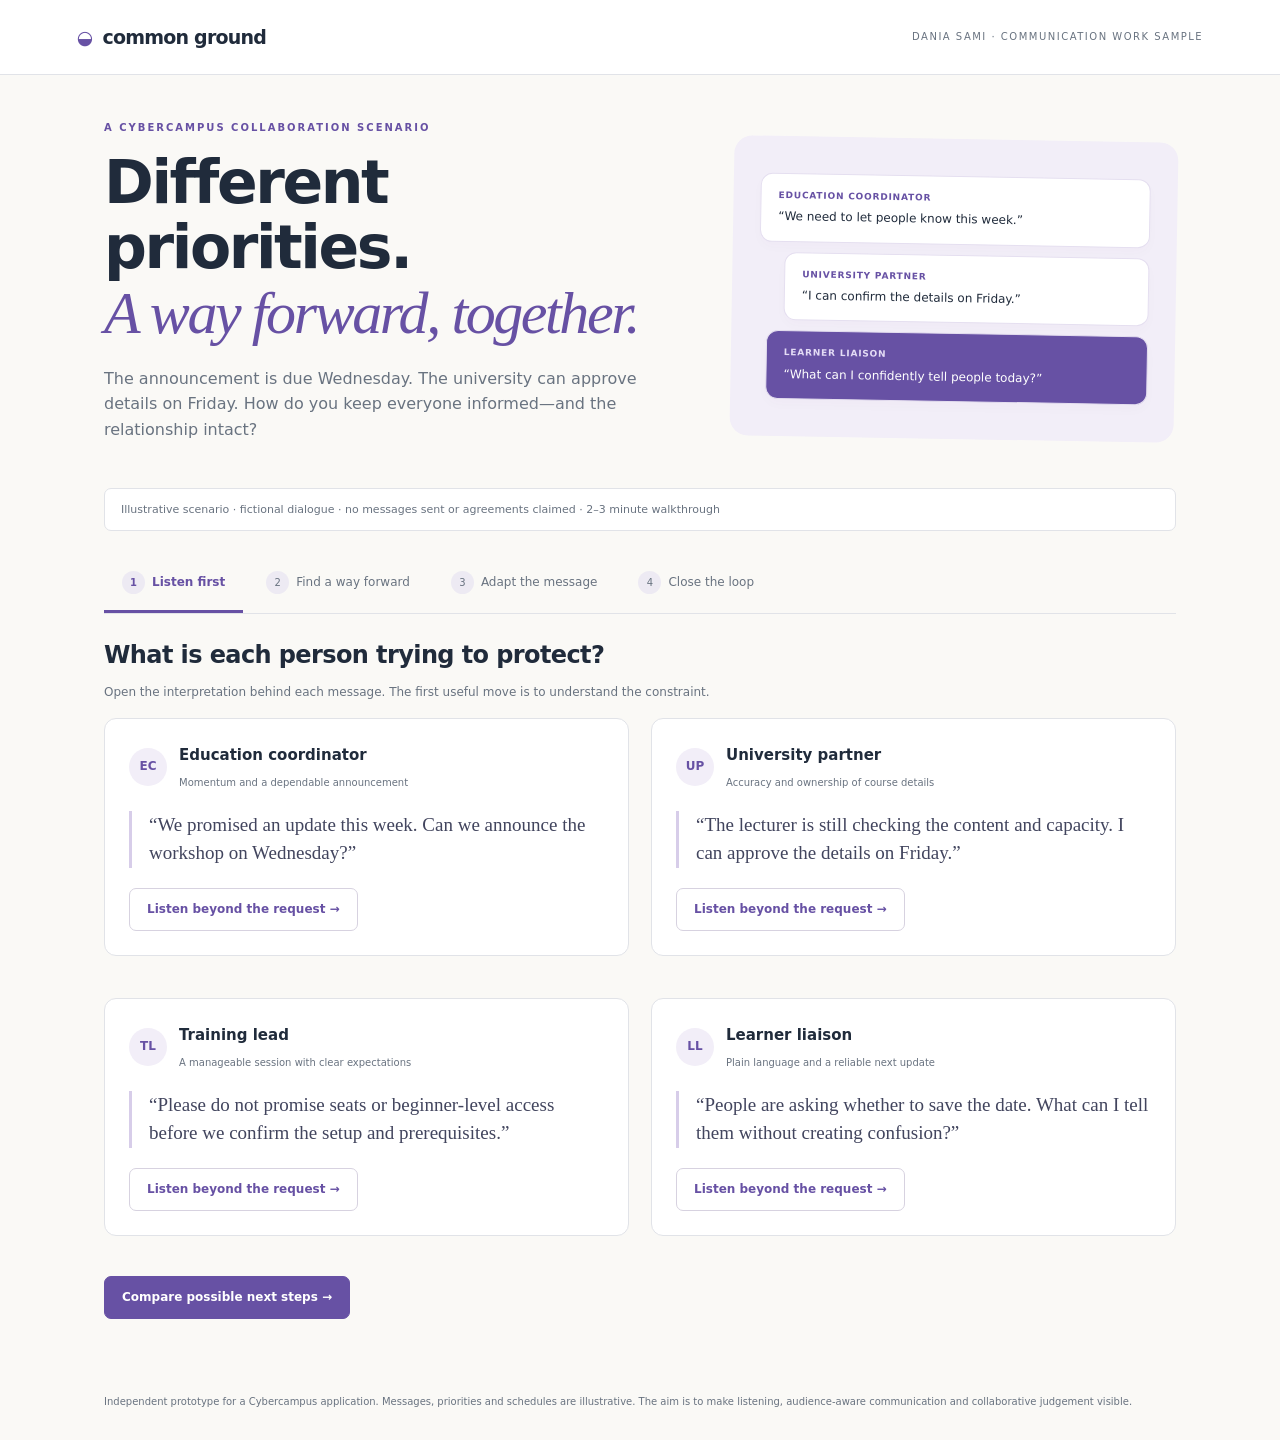
<file: Common-Ground/index.html>
<!doctype html><html lang="en"><head><meta charset="utf-8"><meta name="viewport" content="width=device-width,initial-scale=1"><title>Common Ground · Dania Sami</title><style>
:root{--ink:#202b3b;--muted:#697380;--line:#e1e3e8;--purple:#6751a4;--soft:#f2eef8;--cream:#faf9f6}*{box-sizing:border-box}body{margin:0;background:var(--cream);color:var(--ink);font:14px/1.6 system-ui,-apple-system,BlinkMacSystemFont,'Segoe UI',sans-serif}button,textarea{font:inherit}button{cursor:pointer}button,a,textarea{outline-offset:4px}header{padding:22px 6%;display:flex;justify-content:space-between;align-items:center;border-bottom:1px solid var(--line);background:#fff}.brand{font-size:19px;letter-spacing:-.8px;font-weight:750}.brand i{font-style:normal;color:var(--purple);margin-right:10px}.by{font-size:10px;letter-spacing:1.5px;color:var(--muted)}main{max-width:1200px;margin:auto;padding:45px 5%}.eyebrow{font-size:10px;letter-spacing:2px;color:var(--purple);font-weight:700;margin-bottom:14px}h1{font-size:clamp(35px,5vw,60px);line-height:1.08;letter-spacing:-2.4px;font-weight:650;margin:0 0 20px}h1 em{font-family:Georgia,serif;font-weight:400;color:var(--purple)}h2{font-size:24px;line-height:1.3;letter-spacing:-.6px;margin:0 0 12px}h3{font-size:15px;margin:0 0 8px}p{margin:0 0 15px}.lead{color:var(--muted);font-size:16px;max-width:650px}.hero{display:grid;grid-template-columns:1.3fr 1fr;gap:50px;align-items:center}.illustration{background:var(--soft);border-radius:18px;padding:27px;transform:rotate(1deg)}.bubble{padding:14px 17px;background:white;border:1px solid #e5dff0;border-radius:12px;margin:10px 0;font-size:12px;box-shadow:0 5px 12px #51457705}.bubble:nth-child(2){margin-left:25px}.bubble strong{font-size:9px;letter-spacing:.8px;color:var(--purple);display:block;margin-bottom:5px}.bubble:last-child{background:var(--purple);color:white;margin-left:8px}.bubble:last-child strong{color:#e4dcf6}.ribbon{margin:30px 0 24px;padding:12px 16px;border:1px solid var(--line);border-radius:7px;font-size:11px;color:var(--muted);background:#fff}.steps{display:flex;gap:5px;border-bottom:1px solid var(--line);margin-bottom:26px;overflow:auto}.steps button{white-space:nowrap;border:0;background:transparent;padding:16px 18px;font-size:12px;color:var(--muted);border-bottom:3px solid transparent}.steps button.active{color:var(--purple);border-color:var(--purple);font-weight:700}.stepnum{display:inline-grid;place-content:center;width:23px;height:23px;border-radius:50%;background:#edeaf3;margin-right:7px;font-size:10px}.grid{display:grid;grid-template-columns:1fr 1fr;gap:22px}.card{background:white;border:1px solid var(--line);padding:24px;border-radius:12px;margin-bottom:20px}.avatar{display:inline-grid;place-content:center;width:38px;height:38px;border-radius:50%;background:var(--soft);color:var(--purple);font-weight:700;font-size:12px;flex-shrink:0}.person{display:flex;gap:12px;align-items:center;margin-bottom:17px}.person small{display:block;color:var(--muted);font-size:10px;margin-top:3px}.quote{font-family:Georgia,serif;font-size:19px;line-height:1.5;color:#42455e;padding-left:17px;border-left:3px solid #d7cde9;margin:20px 0}.tag{display:inline-block;background:#f0f2f5;color:#5b6978;padding:4px 9px;border-radius:5px;font-size:10px}.tag.purple{background:var(--soft);color:var(--purple)}.tag.amber{background:#faf0dc;color:#8e6927}.btn{border:1px solid var(--purple);border-radius:7px;background:var(--purple);color:white;padding:11px 17px;font-size:12px;font-weight:600}.btn.light{background:transparent;border-color:#d7d2e0;color:var(--purple)}.actions{display:flex;gap:10px;flex-wrap:wrap;margin:20px 0}.listen{background:#f7f6f9;padding:16px;border-radius:7px;margin-top:18px;font-size:12px}.listen b{display:block;font-size:10px;letter-spacing:.6px;color:var(--purple);margin-bottom:5px}.question{margin-top:14px;font-size:12px}.muted{color:var(--muted);font-size:12px}.options{display:grid;grid-template-columns:repeat(3,1fr);gap:15px;margin:25px 0}.option{border:1px solid var(--line);background:white;padding:20px;border-radius:10px;text-align:left;color:var(--ink);font-size:12px}.option.selected{border:2px solid var(--purple);background:#f5f1fb;padding:19px}.option span{display:block;font-size:10px;color:var(--purple);margin-bottom:10px;font-weight:700;letter-spacing:1px}.option strong{display:block;font-size:15px;margin-bottom:10px}.tradeoff{display:grid;grid-template-columns:1fr 1fr;gap:18px;margin-top:20px}.tradeoff>div{padding:18px;border-radius:8px;background:#f5f5f8;font-size:12px}.tradeoff strong{display:block;margin-bottom:8px}.note{padding:17px 20px;border-left:3px solid #b2986b;background:#f5f0e6;font-size:12px;margin:20px 0;border-radius:0 6px 6px 0}.tabs{display:flex;gap:7px;flex-wrap:wrap;margin:22px 0}.tabs button{padding:9px 13px;border:1px solid var(--line);border-radius:7px;background:white;color:var(--muted);font-size:11px}.tabs .active{background:var(--purple);color:white;border-color:var(--purple)}textarea{width:100%;border:1px solid #dcd7e7;border-radius:8px;padding:17px;line-height:1.8;color:var(--ink);background:#fdfcff;min-height:245px;font-size:13px}label{display:block;font-size:11px;font-weight:600;margin-bottom:8px}.tablewrap{overflow:auto}table{border-collapse:collapse;width:100%;font-size:12px;text-align:left}td,th{padding:13px 12px;border-bottom:1px solid var(--line);vertical-align:top}th{font-size:10px;color:var(--purple);background:var(--soft)}.row{display:flex;align-items:flex-start;gap:16px;border-bottom:1px solid var(--line);padding:17px 0;font-size:12px}.row:last-child{border:0}.row>span{color:var(--purple);min-width:50px;font-weight:700}.row strong{display:block;margin-bottom:4px}.done{font-size:11px;color:#367254}.summary{border-top:4px solid var(--purple)}footer{max-width:1200px;padding:10px 5% 30px;margin:auto;font-size:10px;color:var(--muted)}#toast{display:none;position:fixed;bottom:24px;right:24px;background:var(--ink);color:white;padding:14px 20px;border-radius:8px;font-size:12px;max-width:90vw}.skills{display:flex;flex-wrap:wrap;gap:8px;margin:25px 0}@media(max-width:800px){.hero,.grid,.tradeoff{grid-template-columns:1fr}.hero{gap:20px}.illustration{display:none}.options{grid-template-columns:1fr}main{padding-top:30px}.by{font-size:8px}h1{letter-spacing:-1.3px}.steps button{padding:13px 10px}.card{padding:20px}}@media print{header,.hero,.ribbon,.steps,.actions,footer,#toast,.no-print{display:none}body{background:white}main{padding:0}.card{break-inside:avoid;border-radius:0}textarea{border:0}h2{font-size:20px}}
</style></head><body><header><div class="brand"><i>◒</i>common ground</div><div class="by">DANIA SAMI · COMMUNICATION WORK SAMPLE</div></header><main><section class="hero"><div><div class="eyebrow">A CYBERCAMPUS COLLABORATION SCENARIO</div><h1>Different priorities.<br><em>A way forward, together.</em></h1><p class="lead">The announcement is due Wednesday. The university can approve details on Friday. How do you keep everyone informed—and the relationship intact?</p></div><div class="illustration" aria-label="Three stakeholder perspectives"><div class="bubble"><strong>EDUCATION COORDINATOR</strong>“We need to let people know this week.”</div><div class="bubble"><strong>UNIVERSITY PARTNER</strong>“I can confirm the details on Friday.”</div><div class="bubble"><strong>LEARNER LIAISON</strong>“What can I confidently tell people today?”</div></div></section><div class="ribbon">Illustrative scenario · fictional dialogue · no messages sent or agreements claimed · 2–3 minute walkthrough</div><nav class="steps" id="nav" aria-label="Scenario stages"></nav><section id="content"></section></main><footer>Independent prototype for a Cybercampus application. Messages, priorities and schedules are illustrative. The aim is to make listening, audience-aware communication and collaborative judgement visible.</footer><div role="status" id="toast"></div><script>
'use strict';
const people=[
{id:'coordinator',initials:'EC',role:'Education coordinator',need:'Momentum and a dependable announcement',quote:'We promised an update this week. Can we announce the workshop on Wednesday?',listen:'The deadline may be about giving an update, rather than opening registration.',question:'Would a clearly labelled progress update meet the Wednesday commitment, with registration opening only after approval?',adapt:'Acknowledge the deadline, give a practical option and name the decision needed.'},
{id:'partner',initials:'UP',role:'University partner',need:'Accuracy and ownership of course details',quote:'The lecturer is still checking the content and capacity. I can approve the details on Friday.',listen:'This is a review dependency. Treat it as a constraint to work with, not a lack of cooperation.',question:'Which details can we share now, who gives final approval, and is Friday still a realistic review point?',adapt:'Respect their review process, ask specific questions and avoid promising on their behalf.'},
{id:'trainer',initials:'TL',role:'Training lead',need:'A manageable session with clear expectations',quote:'Please do not promise seats or beginner-level access before we confirm the setup and prerequisites.',listen:'Capacity and learner suitability affect delivery, so they need explicit confirmation.',question:'What capacity and prerequisites should be confirmed before registration, and who will check them?',adapt:'Focus on operational details and a short confirmation checklist.'},
{id:'learners',initials:'LL',role:'Learner liaison',need:'Plain language and a reliable next update',quote:'People are asking whether to save the date. What can I tell them without creating confusion?',listen:'People need to know what is confirmed, what is provisional and when to expect another update.',question:'Would a short update explaining the pending details be useful, without asking people to reserve travel or assume a place?',adapt:'Use plain language, avoid internal process detail and do not imply registration is open.'}
];
const paths={staged:{name:'A staged update',short:'Share an approved progress note on Wednesday; confirm booking details after Friday’s review.',benefit:'Maintains communication while protecting accuracy and partner approval.',cost:'Needs careful wording and a second update. Only works if all owners approve the limited message.',condition:'Coordinator and partner approve the limited wording before Wednesday. No confirmed date, seats or registration claims without evidence.',fallback:'If limited wording is not approved, pause the announcement and tell the coordinator why.',decision:'Propose a limited Wednesday progress update, followed by a separate confirmed-offering announcement after review.'},wait:{name:'One confirmed announcement',short:'Move the announcement until the partner has approved the details.',benefit:'Gives learners one clear message and avoids provisional information.',cost:'Misses the original communication target; the coordinator must agree to the change.',condition:'Coordinator accepts the revised communication plan and the partner confirms the review checkpoint.',fallback:'If Friday slips, provide an internal status update and agree a new checkpoint; do not invent a launch date.',decision:'Propose holding the external announcement until the offering is approved, with an internal Wednesday status update.'},reduce:{name:'A smaller confirmed offer',short:'Explore whether a narrower format could be approved sooner.',benefit:'May meet the timing need if a smaller, useful scope is genuinely deliverable.',cost:'Creates new work and may no longer meet learner needs. Scope cannot be changed by the administrator alone.',condition:'Training lead confirms feasibility, partner approves the revised scope and coordinator accepts the trade-off.',fallback:'If a smaller scope is not viable, return to a staged update or postpone with agreement.',decision:'Explore a reduced-scope option, subject to trainer feasibility and partner approval. Keep the original plan on hold until agreed.'}};
let stage=0,who='coordinator',state={path:'staged',notes:'',drafts:{},seen:[]};try{let x=JSON.parse(localStorage.getItem('common-ground-v1'));if(x&&paths[x.path])state={...state,...x};if(!Array.isArray(state.seen))state.seen=[];if(!state.drafts||typeof state.drafts!=='object')state.drafts={}}catch{}
const $=s=>document.querySelector(s),esc=s=>String(s??'').replace(/[&<>"']/g,c=>({'&':'&amp;','<':'&lt;','>':'&gt;','"':'&quot;',"'":'&#39;'}[c]));
function save(){try{localStorage.setItem('common-ground-v1',JSON.stringify(state))}catch{toast('Browser storage unavailable. Export your collaboration note to keep a copy.')}}
function toast(t){$('#toast').textContent=t;$('#toast').style.display='block';setTimeout(()=>$('#toast').style.display='none',3000)}
function draft(id){const p=paths[state.path];let ending=`\n\nProposed approach: ${p.decision}\n\nPlease let me know what I may have missed before we agree the next step.\n\nDania`;return ({coordinator:'Hi,\n\nI understand the importance of giving people an update this week. The partner’s review is expected on Friday, so I would avoid presenting unconfirmed details as final. Could we agree which communication commitment needs to be met on Wednesday?'+ending,partner:'Hi,\n\nThank you for explaining the review timeline. I want to keep the announcement accurate and avoid adding pressure to your team. Could you confirm which details, if any, are safe to share now, who approves the wording, and whether Friday remains a realistic checkpoint?'+ending,trainer:'Hi,\n\nBefore any registration opens, could you confirm the prerequisites, capacity and delivery setup? I have kept these as pending so that we do not set expectations the session cannot meet.'+ending,learners:state.path==='staged'?'Draft for use only after coordinator and partner approval:\n\nWe are preparing a cybersecurity workshop and are confirming the details with the teaching team. Registration is not open yet. We expect to review the details on Friday and will share a further update once they are confirmed. Please wait for that confirmation before making arrangements.':state.path==='wait'?'Draft for use only if an external holding response is needed and approved:\n\nThank you for your interest. We are still confirming the workshop details, so registration is not open yet. We will share the confirmed information when it is ready. Please wait for that update before making arrangements.':'Draft for use only after the revised scope has been approved:\n\nWe are reviewing the workshop format with the teaching team. The programme and registration details are not yet confirmed. We will share an update once the review is complete. Please wait for that confirmation before making arrangements.'})[id]}
function currentDraft(id){return state.drafts[state.path+'-'+id]??draft(id)}
function render(){const names=['Listen first','Find a way forward','Adapt the message','Close the loop'];$('#nav').innerHTML=names.map((n,i)=>`<button data-stage="${i}" class="${stage===i?'active':''}" ${stage===i?'aria-current="step"':''}><span class="stepnum">${i+1}</span>${n}</button>`).join('');$('#content').innerHTML=[listen,align,communicate,closeLoop][stage]()}
function listen(){return `<h2>What is each person trying to protect?</h2><p class="muted">Open the interpretation behind each message. The first useful move is to understand the constraint.</p><div class="grid">${people.map(p=>`<article class="card"><div class="person"><span class="avatar">${p.initials}</span><div><h3>${p.role}</h3><small>${p.need}</small></div></div><div class="quote">“${p.quote}”</div><button class="btn light" data-listen="${p.id}">${state.seen.includes(p.id)?'Perspective explored ✓':'Listen beyond the request →'}</button>${state.seen.includes(p.id)?`<div class="listen"><b>WHAT I WOULD CHECK</b>${p.listen}</div><div class="question"><b>A clarifying question</b><p>${p.question}</p></div>`:''}</article>`).join('')}</div><div class="actions"><button class="btn" data-stage="1">Compare possible next steps →</button></div>`}
function align(){const p=paths[state.path];return `<h2>Make the trade-off discussable.</h2><p class="muted">There is no automatic “correct” answer. Pick a proposal and see what it depends on.</p><div class="options">${Object.entries(paths).map(([id,p],i)=>`<button class="option ${state.path===id?'selected':''}" data-path="${id}" aria-pressed="${state.path===id}"><span>OPTION 0${i+1}</span><strong>${p.name}</strong>${p.short}</button>`).join('')}</div><div class="card"><span class="tag purple">Selected proposal · not agreed</span><h2 style="margin-top:15px">${p.name}</h2><div class="tradeoff"><div><strong>What this protects</strong>${p.benefit}</div><div><strong>What it costs</strong>${p.cost}</div></div><div class="listen"><b>WHAT MUST BE AGREED FIRST</b>${p.condition}</div><div class="note"><b>If that agreement is not possible:</b> ${p.fallback}</div><label for="reason">Your reasoning: why would you propose this?</label><textarea id="reason" style="min-height:90px" placeholder="What would you prioritise, and what would you ask before deciding?">${esc(state.notes)}</textarea><div class="actions"><button class="btn light" data-save-reason>Save reasoning</button><button class="btn" data-stage="2">Shape the messages →</button></div></div>`}
function communicate(){const p=people.find(p=>p.id===who);return `<h2>One proposal. Four different conversations.</h2><p class="muted">Keep the facts consistent, but change the detail and tone for the person receiving the message.</p><div class="tabs">${people.map(p=>`<button data-person="${p.id}" class="${who===p.id?'active':''}">${p.role}</button>`).join('')}</div><div class="card"><div class="person"><span class="avatar">${p.initials}</span><div><h3>${p.role}</h3><small>${p.need}</small></div></div><div class="listen" style="margin:0 0 20px"><b>COMMUNICATION CHOICE</b>${p.adapt}</div><label for="message">Editable draft · ${paths[state.path].name}</label><textarea id="message">${esc(currentDraft(who))}</textarea><div class="actions"><button class="btn light" data-copy>Copy draft</button><button class="btn light" data-save-message>Save draft</button><button class="btn" data-stage="3">Prepare the shared next step →</button></div><p class="muted">Nothing is sent. Saved drafts are kept separately for each audience and proposal.</p></div>`}
function closeLoop(){let p=paths[state.path];return `<h2>Finish with shared understanding.</h2><p class="muted">A well-written message starts the conversation. A clear owner, checkpoint and approval route keep it moving.</p><div class="grid"><div class="card summary"><span class="tag amber">Proposal awaiting discussion</span><h2 style="margin-top:15px">${p.name}</h2><p>${p.decision}</p><div class="listen"><b>AGREEMENT NEEDED</b>${p.condition}</div><div class="note">All stakeholder confirmations remain pending in this prototype. Reading a draft does not imply agreement.</div><label>Your reasoning</label><p class="muted">${esc(state.notes||'Add your reasoning in “Find a way forward” to personalise this work sample.')}</p></div><div class="card"><h3>A focused 10-minute conversation</h3>${[['0–2 min','Confirm the shared goal','An accurate, useful update that respects partner approval.'],['2–5 min','Hear the constraints','Ask each owner what can be confirmed and what is still pending.'],['5–8 min','Agree the approach','Discuss the proposal and its trade-offs; record objections.'],['8–10 min','Read back next steps','Confirm owners and checkpoints; invite corrections.']].map(a=>`<div class="row"><span>${a[0]}</span><div><strong>${a[1]}</strong>${a[2]}</div></div>`).join('')}</div></div><div class="card"><h3>Proposed responsibility and follow-up</h3><div class="tablewrap"><table><thead><tr><th>Who</th><th>Next contribution</th><th>Checkpoint</th><th>Confirmation</th></tr></thead><tbody>${[['Coordinator','Agree the communication approach','Before Wednesday update'],['University partner','Approve course facts and wording','Friday review proposed'],['Training lead','Confirm prerequisites, capacity and setup','Before registration'],['Dania · proposed facilitator','Summarise decisions, owners and open questions','After discussion'],['Learner liaison','Share only approved learner-facing information','After sign-off']].map(r=>`<tr>${r.map(v=>`<td>${v}</td>`).join('')}<td><span class="tag amber">Pending</span></td></tr>`).join('')}</tbody></table></div><div class="note"><b>If Friday’s review slips:</b> check the reason with the partner, update the coordinator, agree a new checkpoint and correct any previously approved public expectation. Do not promise a replacement date unilaterally.</div><div class="actions"><button class="btn" data-export>Download collaboration note</button><button class="btn light" data-reset>Reset scenario</button></div></div><div class="skills"><span class="tag purple">Active listening</span><span class="tag purple">Audience-aware writing</span><span class="tag purple">Respectful negotiation</span><span class="tag purple">Clear follow-through</span></div>`}
function report(){const p=paths[state.path];return `# Common Ground — Collaboration note\nDania Sami · Communication work sample\n\nIllustrative Cybercampus scenario. All dialogue is fictional. No messages sent, stakeholders contacted or agreements obtained.\n\n## Situation\nThe coordinator wants a Wednesday announcement; the partner expects Friday approval; the trainer needs confirmed capacity and prerequisites; learners need clear information.\n\n## Stakeholder understanding\n`+people.map(p=>`\n### ${p.role}\nPriority: ${p.need}\nInterpretation: ${p.listen}\nClarifying question: ${p.question}\n`).join('')+`\n## Proposed approach\n${p.name}\n${p.decision}\nBenefit: ${p.benefit}\nTrade-off: ${p.cost}\nApproval condition: ${p.condition}\nFallback: ${p.fallback}\n\n## Personal reasoning\n${state.notes||'Not yet added.'}\n\n## Prepared messages — not sent\n`+people.map(p=>`\n### ${p.role}\n${currentDraft(p.id)}\n`).join('')+'\n## Follow-through\nCoordinator: agree communication approach before Wednesday.\nPartner: approve facts and wording; Friday review proposed.\nTraining lead: confirm capacity, prerequisites and setup before registration.\nDania, proposed facilitator: record owners, decisions and open questions after discussion.\nLearner liaison: share only approved information.\nAll confirmations pending.\n\n## If the checkpoint slips\nClarify the reason, tell the coordinator, agree a new checkpoint and correct any previously approved public expectation. Do not promise a date without agreement.\n'}
document.addEventListener('click',async e=>{let b=e.target.closest('button');if(!b)return;let d=b.dataset;if(d.stage!==undefined){if(stage===1&&$('#reason')){state.notes=$('#reason').value;save()}if(stage===2&&$('#message')){state.drafts[state.path+'-'+who]=$('#message').value;save()}stage=Number(d.stage);render()}if(d.listen){if(!state.seen.includes(d.listen))state.seen.push(d.listen);save();render()}if(d.path){if($('#reason'))state.notes=$('#reason').value;state.path=d.path;save();render()}if(d.person){state.drafts[state.path+'-'+who]=$('#message').value;who=d.person;save();render()}if(d.saveReason!==undefined){state.notes=$('#reason').value;save();toast('Reasoning saved.')}if(d.saveMessage!==undefined){state.drafts[state.path+'-'+who]=$('#message').value;save();toast('Draft saved.')}if(d.copy!==undefined){try{await navigator.clipboard.writeText($('#message').value);toast('Draft copied.')}catch{$('#message').select();toast('Copy the selected draft manually.')}}if(d.export!==undefined){let a=document.createElement('a'),u=URL.createObjectURL(new Blob([report()],{type:'text/markdown;charset=utf-8'}));a.href=u;a.download='Dania-Sami-Common-Ground.md';a.click();setTimeout(()=>URL.revokeObjectURL(u),1000)}if(d.reset!==undefined&&confirm('Reset your saved scenario notes and draft edits?')){state={path:'staged',notes:'',drafts:{},seen:[]};stage=0;who='coordinator';save();render()}});render();
</script></body></html>
</file>
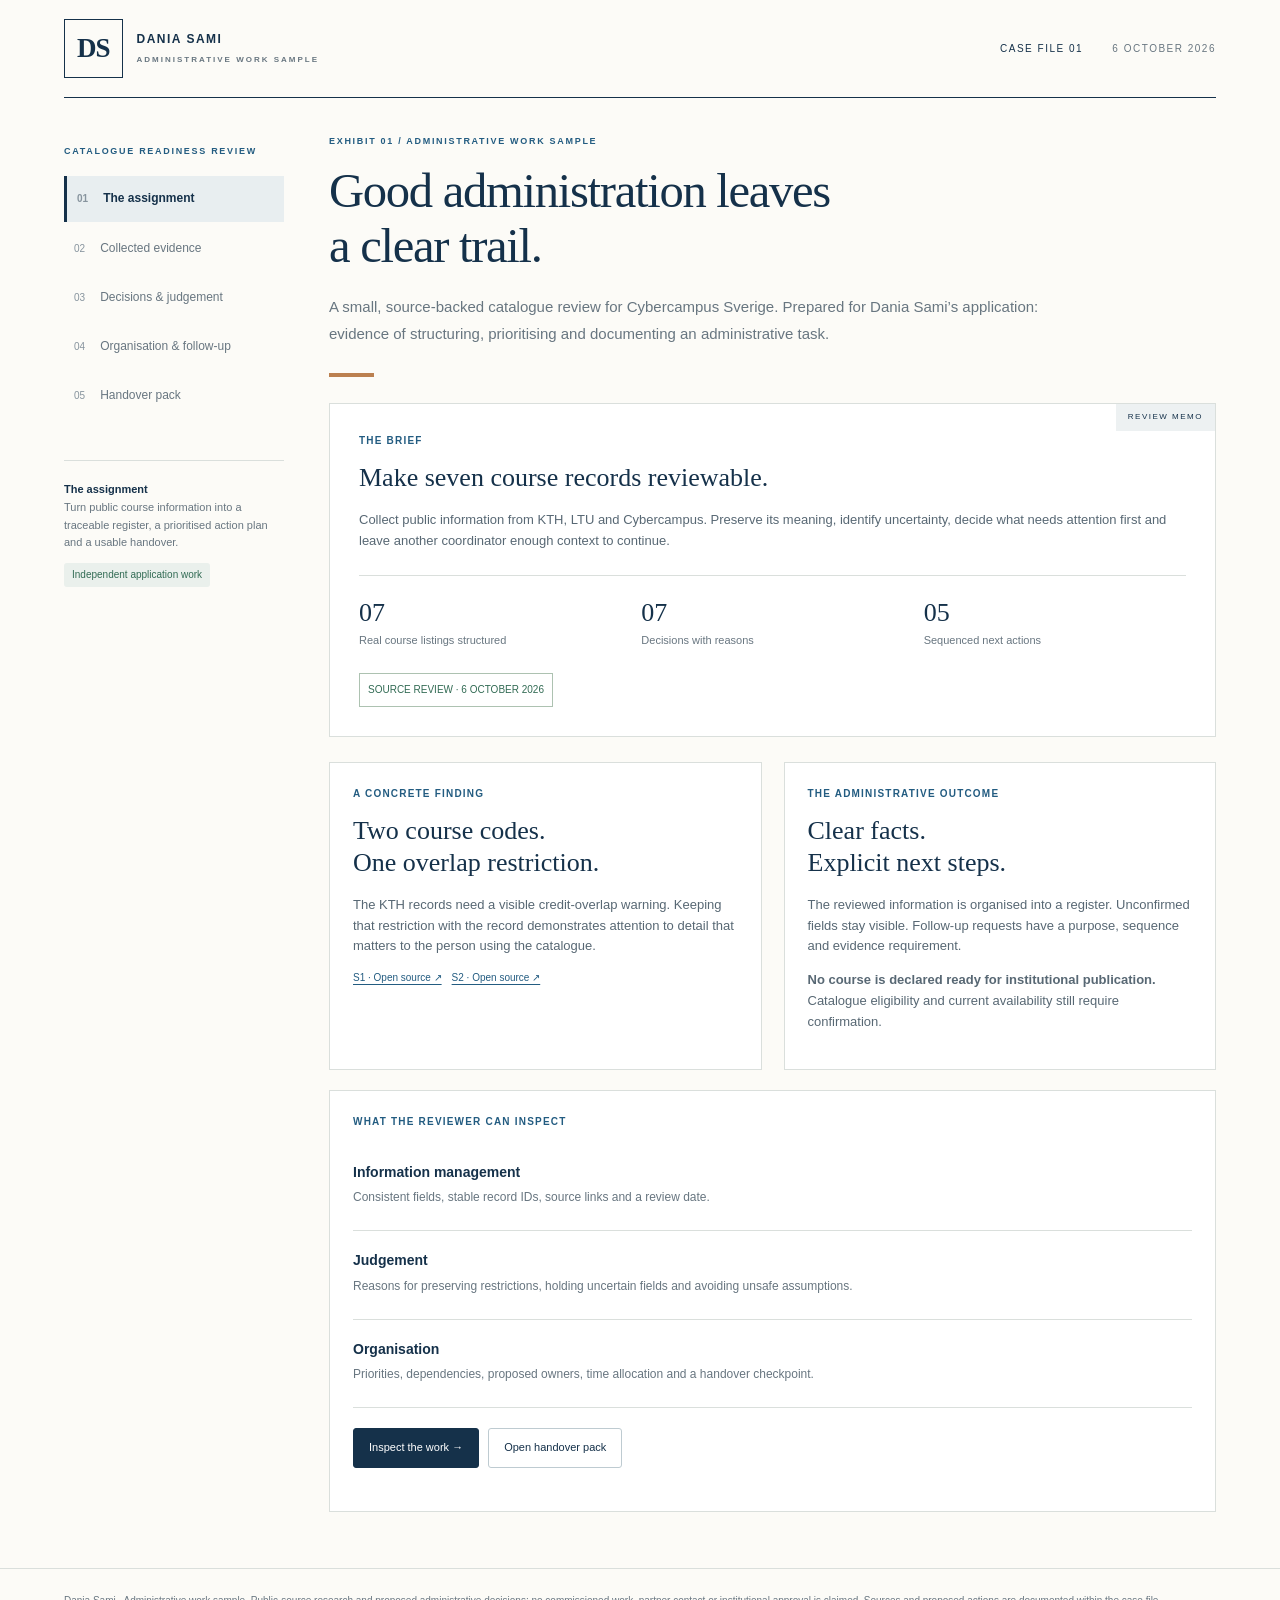
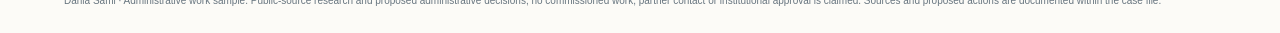
<file: Cybercampus-Admin-Casefile/index.html>
<!doctype html><html lang="en"><head><meta charset="utf-8"><meta name="viewport" content="width=device-width,initial-scale=1"><meta name="description" content="A source-backed administrative work sample for Cybercampus Sverige: a seven-record catalogue review, decision log, follow-up plan and handover."><title>Cybercampus Catalogue Review · Dania Sami</title><link rel="stylesheet" href="style.css"></head><body><header><a href="#brief" class="brand"><span class="mark">DS</span><span>DANIA SAMI <small>ADMINISTRATIVE WORK SAMPLE</small></span></a><div class="doc-id">CASE FILE 01 <span>6 OCTOBER 2026</span></div></header><div class="layout"><aside><p class="eyebrow">CATALOGUE READINESS REVIEW</p><nav id="nav"></nav><div class="side-note"><b>The assignment</b><p>Turn public course information into a traceable register, a prioritised action plan and a usable handover.</p><span class="pill">Independent application work</span></div></aside><main id="main"></main></div><footer>Dania Sami · Administrative work sample. Public-source research and proposed administrative decisions; no commissioned work, partner contact or institutional approval is claimed. Sources and proposed actions are documented within the case file.</footer><dialog id="modal"></dialog><div id="toast" role="status"></div><script src="evidence.js"></script><script src="app.js"></script></body></html>
</file>
<file: Cybercampus-Admin-Casefile/style.css>
:root{--navy:#15314a;--blue:#235c81;--muted:#687680;--paper:#fcfbf7;--line:#dadfdc;--green:#326b54;--amber:#926227}*{box-sizing:border-box}body{margin:0;background:var(--paper);color:var(--navy);font:14px/1.6 Arial,sans-serif}button,input,select,textarea{font:inherit}button,a,input,select,textarea{outline-offset:4px}button{cursor:pointer}a{color:var(--blue);text-underline-offset:3px}header{height:98px;margin:0 5%;display:flex;align-items:center;justify-content:space-between;border-bottom:1px solid var(--navy)}.brand{display:flex;align-items:center;gap:14px;color:var(--navy);text-decoration:none;font-size:12px;font-weight:700;letter-spacing:1.5px}.mark{font-family:Georgia,serif;font-size:27px;border:1px solid var(--navy);padding:7px 12px;letter-spacing:-1px}.brand small{display:block;font-size:8px;letter-spacing:2px;margin-top:5px;color:var(--muted)}.doc-id{font-size:10px;letter-spacing:1.5px}.doc-id span{margin-left:25px;color:var(--muted)}.layout{display:grid;grid-template-columns:220px minmax(0,1fr);max-width:1500px;margin:auto;padding:36px 5%;gap:45px}aside{padding-top:10px}.eyebrow{font-size:9px;letter-spacing:1.7px;font-weight:700;color:var(--blue);margin:0 0 16px}nav button{border:0;background:none;text-align:left;padding:13px 10px;color:var(--muted);width:100%;margin:2px 0;font-size:12px}nav button span{font-size:10px;margin-right:15px;color:#87949e}nav button.active{background:#e8eef0;color:var(--navy);font-weight:700;border-left:3px solid var(--navy)}.side-note{border-top:1px solid var(--line);margin-top:40px;padding-top:20px;font-size:11px}.side-note p{color:var(--muted)}.pill{display:inline-block;padding:4px 8px;font-size:10px;background:#eaf0ec;color:var(--green);border-radius:3px}.pill.amber{background:#f5eddd;color:var(--amber)}.pill.blue{background:#e9eff5;color:var(--blue)}h1,h2,h3,p{margin-top:0}h1{font:normal clamp(32px,3.8vw,54px)/1.12 Georgia,serif;letter-spacing:-1.3px;max-width:800px;margin-bottom:20px}h2{font:normal 26px/1.25 Georgia,serif;margin:0 0 15px}h3{font-size:14px;line-height:1.5;margin-bottom:9px}.lead{font-size:15px;line-height:1.8;color:var(--muted);max-width:720px}.title-row{display:flex;justify-content:space-between;gap:20px;align-items:flex-start;margin-bottom:25px}.btn{border:1px solid var(--navy);background:var(--navy);color:white;padding:10px 15px;font-size:11px;border-radius:3px;text-decoration:none;display:inline-block}.btn.light{background:transparent;color:var(--navy);border-color:#becbd1}.btn:disabled{opacity:.5;cursor:not-allowed}.actions{display:flex;gap:9px;flex-wrap:wrap;align-items:center;margin:20px 0}.hero-line{width:45px;height:4px;background:#bb8050;margin:26px 0}.brief{background:#fff;border:1px solid var(--line);padding:29px;margin:25px 0;position:relative}.brief:before{content:'REVIEW MEMO';position:absolute;top:0;right:0;background:#edf1f2;padding:7px 12px;font-size:8px;letter-spacing:1.5px}.facts{display:grid;grid-template-columns:repeat(3,1fr);gap:20px;border-top:1px solid var(--line);padding:22px 0;margin-top:24px}.facts strong{display:block;font:26px Georgia,serif}.facts span{font-size:11px;color:var(--muted)}.twocol{display:grid;grid-template-columns:1fr 1fr;gap:22px}.box{padding:23px;border:1px solid var(--line);background:#fff;margin-bottom:20px}.box p,.brief p{font-size:13px;color:#586874}.section-label{font-size:10px;letter-spacing:1.2px;color:var(--blue);font-weight:bold;margin-bottom:13px}.numbered{padding:18px 0;border-bottom:1px solid var(--line)}.numbered b{display:block}.numbered p{font-size:12px;color:var(--muted);margin:5px 0}.notice{background:#f1eee5;padding:16px 20px;font-size:12px;border-left:3px solid #ae8b5b;margin:20px 0}.toolbar{display:flex;gap:12px;margin:20px 0;flex-wrap:wrap}input,select,textarea{border:1px solid #cbd4d8;padding:10px;border-radius:3px;background:white;color:var(--navy)}input[type=search]{flex:1;min-width:180px}.table-wrap{overflow:auto;border:1px solid var(--line);background:white}table{border-collapse:collapse;width:100%;text-align:left;font-size:11px}th{font-size:9px;text-transform:uppercase;letter-spacing:1px;background:#eaf0f2;padding:12px 16px;white-space:nowrap}td{padding:16px;border-top:1px solid var(--line);vertical-align:top}td strong{display:block;min-width:150px;font-size:12px}td small{display:block;color:var(--muted);margin-top:5px}.textbtn{background:none;border:0;padding:0;color:var(--blue);text-align:left;text-decoration:underline;text-underline-offset:3px;font-size:12px}.decision{border:1px solid var(--line);background:#fff;margin:20px 0;padding:24px}.decision-top{display:flex;gap:12px;align-items:center;margin-bottom:14px}.decision-top span:first-child{font-family:Georgia,serif;font-size:22px}.decision dl{display:grid;grid-template-columns:125px 1fr;gap:10px;margin:20px 0;font-size:12px}.decision dt{font-weight:700}.decision dd{margin:0;color:#536774}.source-links{display:flex;gap:10px;flex-wrap:wrap;font-size:10px}.review{background:#eef3ef;padding:14px;margin-top:18px}.review label{display:block;font-size:11px;font-weight:bold;margin-bottom:8px}.review textarea{width:100%;min-height:64px;font-size:12px}.review small{display:block;font-size:10px;color:var(--muted)}.empty{padding:30px;color:var(--muted)}.source-row{border-bottom:1px solid var(--line);padding:18px 0}.source-row p{font-size:12px;color:var(--muted);margin:7px 0}.timeline{display:grid;grid-template-columns:repeat(3,1fr);gap:15px}.timeline .box{border-top:3px solid var(--blue);font-size:12px}.timeline p{font-size:12px}footer{border-top:1px solid var(--line);padding:24px 5%;font-size:10px;color:var(--muted);max-width:1400px;margin:auto}dialog{border:1px solid var(--line);border-radius:6px;width:min(850px,94vw);padding:30px;max-height:90vh;color:var(--navy);background:var(--paper)}dialog::backdrop{background:#172f4677;backdrop-filter:blur(3px)}.modalhead{display:flex;align-items:flex-start;justify-content:space-between;gap:20px}.close{background:none;border:0;font-size:25px}.field-grid{display:grid;grid-template-columns:1fr 1fr;gap:15px;margin:25px 0}.field-grid div{background:white;border:1px solid var(--line);padding:13px;font-size:12px}.field-grid small{display:block;font-size:9px;letter-spacing:1px;color:var(--muted);text-transform:uppercase;margin-bottom:5px}.stamp{font-size:10px;border:1px solid #adc2b1;padding:8px;color:var(--green);display:inline-block}.draft{width:100%;min-height:260px;line-height:1.7;font-size:12px}#toast{display:none;position:fixed;bottom:24px;right:24px;background:var(--navy);color:#fff;padding:14px 22px;border-radius:4px;z-index:99;font-size:12px;max-width:90vw}.audit{padding:12px 0;border-bottom:1px solid var(--line);font-size:11px}.audit small{display:block;color:var(--muted)}.report-section{break-inside:avoid;margin:22px 0;padding-bottom:18px;border-bottom:1px solid var(--line)}@media(max-width:1000px){.layout{grid-template-columns:170px 1fr;gap:25px}.twocol,.timeline{grid-template-columns:1fr}.facts{gap:12px}}@media(max-width:680px){header{height:80px}.doc-id{display:none}.layout{display:block;padding:20px 5%}aside{padding:0}.side-note,aside>.eyebrow{display:none}nav{display:flex;overflow:auto;margin-bottom:26px}nav button{white-space:nowrap;width:auto;padding:10px}nav button span{display:none}.title-row{display:block}h1{font-size:36px}.facts{grid-template-columns:1fr 1fr}.field-grid{grid-template-columns:1fr}.decision dl{grid-template-columns:1fr;gap:6px}.decision dd{margin-bottom:10px}.brief{padding:22px}.decision{padding:20px}}@media print{header,aside,footer,.actions,.toolbar,.review,button,.no-print,#toast{display:none!important}.layout{display:block;padding:0}body{background:white;font-size:10pt}main{width:100%}.box,.brief,.decision{break-inside:avoid}.table-wrap{overflow:visible}h1{font-size:28pt}a{color:#15314a}dialog{display:none}th,td{font-size:9pt;padding:8px}.notice{background:none}.report-section h2{font-size:18pt}}
</file>
